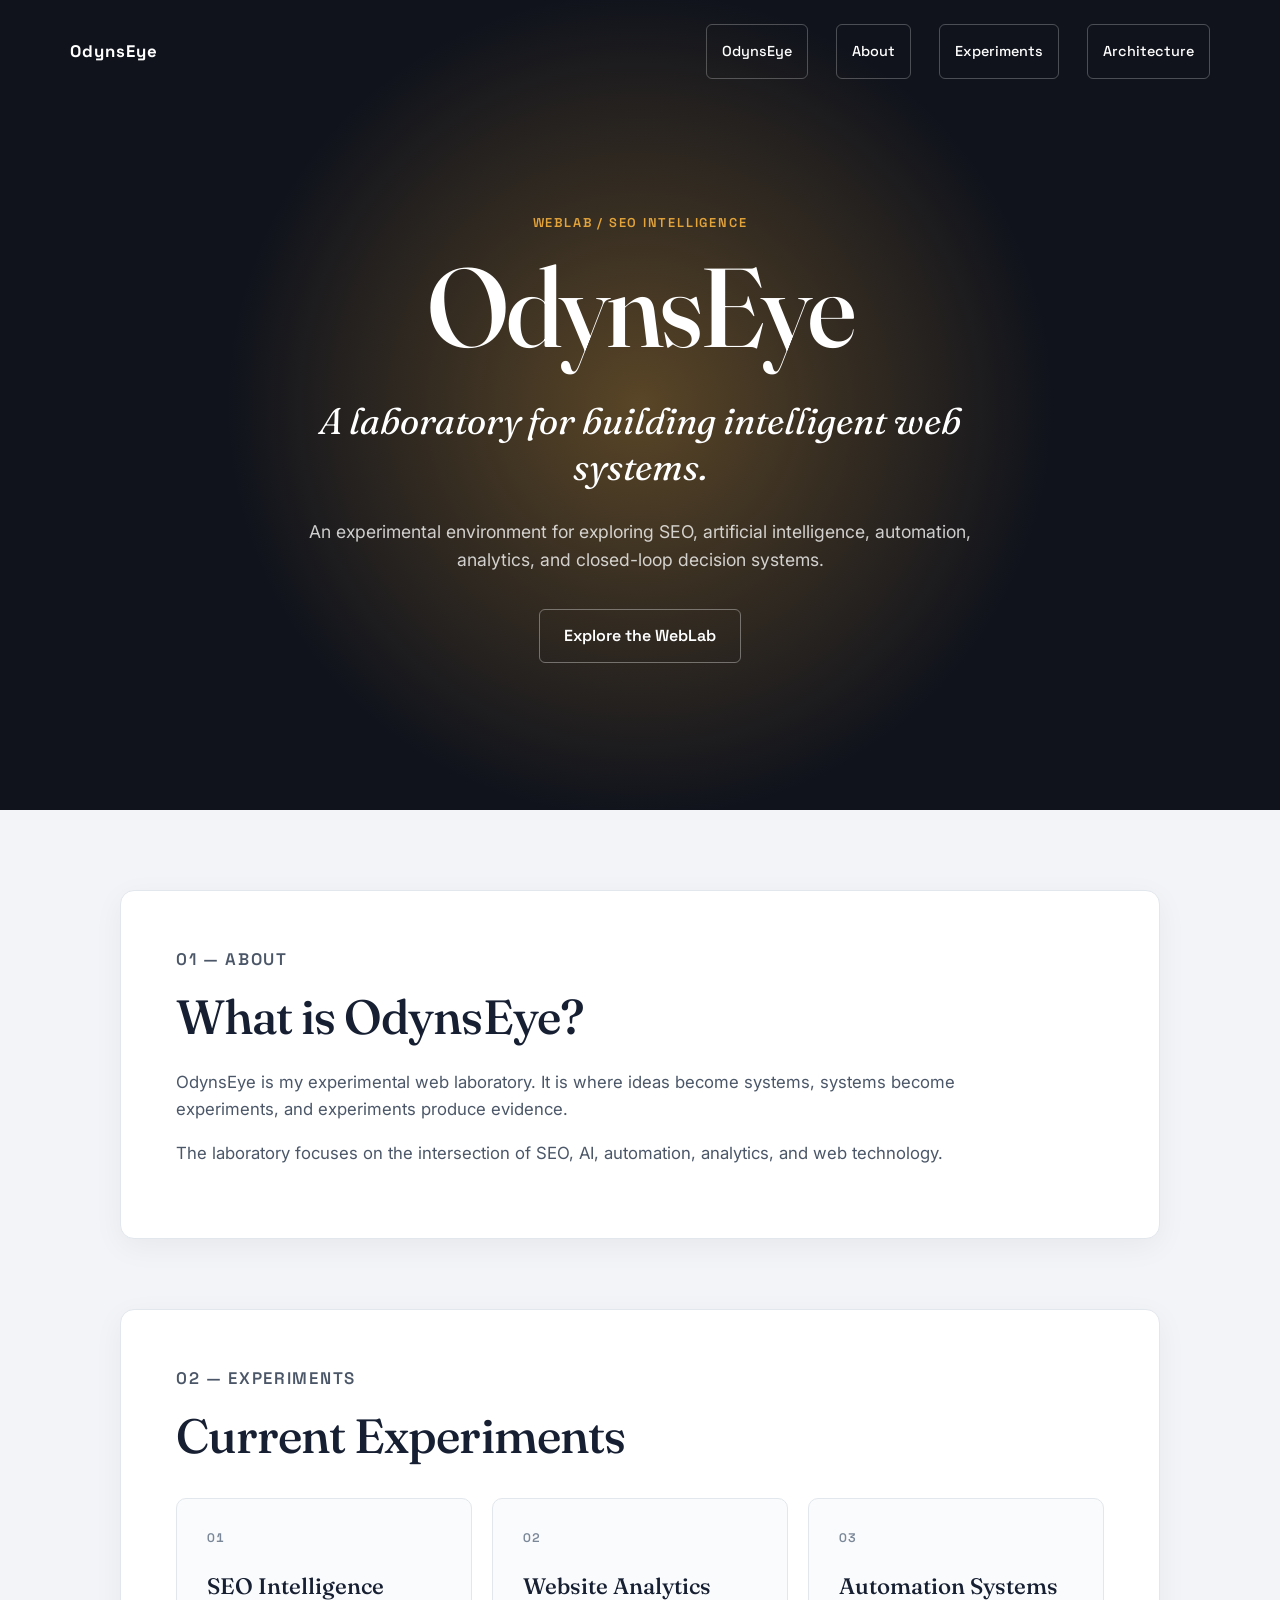
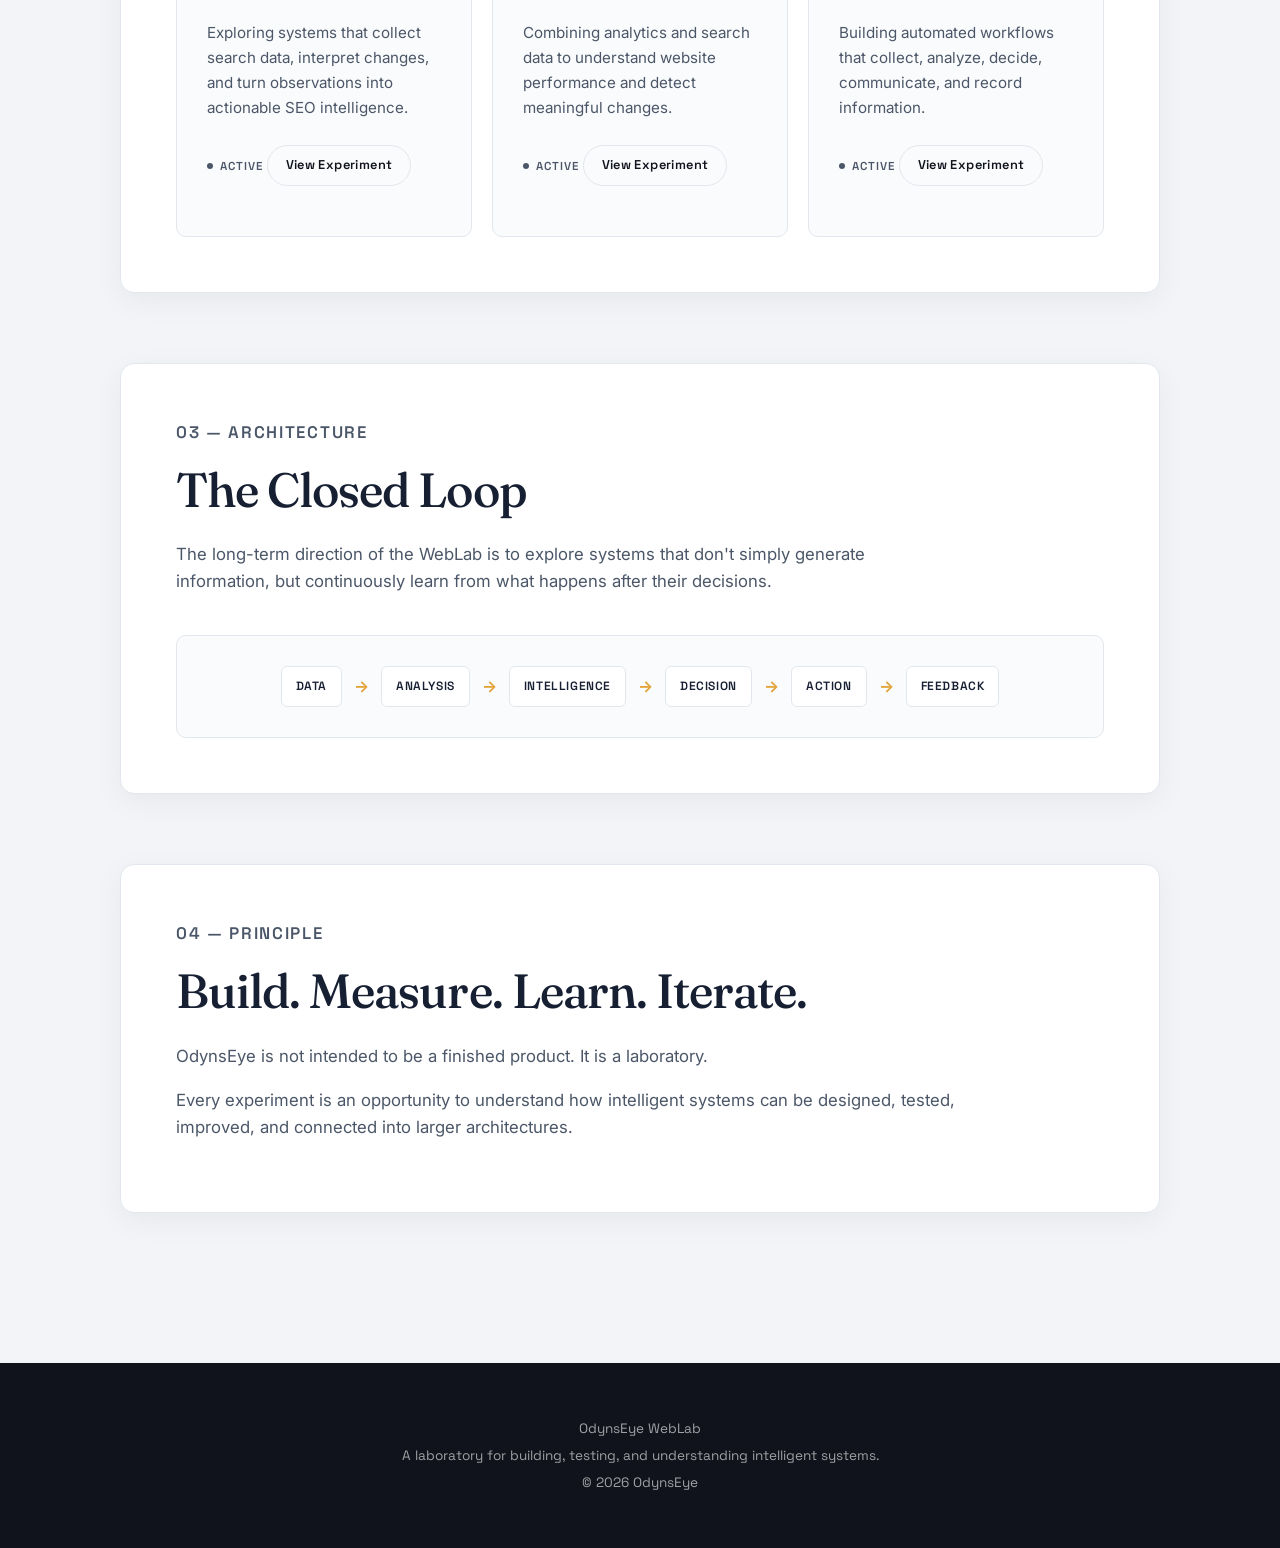
<file: index.html>
<!DOCTYPE html>
<html lang="en">
<head>
    <!-- Google Tag Manager -->
        <script>(function(w,d,s,l,i){w[l]=w[l]||[];w[l].push({'gtm.start':
        new Date().getTime(),event:'gtm.js'});var f=d.getElementsByTagName(s)[0],
        j=d.createElement(s),dl=l!='dataLayer'?'&l='+l:'';j.async=true;j.src=
        'https://www.googletagmanager.com/gtm.js?id='+i+dl;f.parentNode.insertBefore(j,f);
        })(window,document,'script','dataLayer','GTM-WM978C6J');</script>
    <!-- End Google Tag Manager -->
    <script async src="https://www.googletagmanager.com/gtag/js?id=G-B2QJ4DXFWK"></script>
    
    <script>
      window.dataLayer = window.dataLayer || [];
      function gtag(){dataLayer.push(arguments);}
      gtag('js', new Date());

      gtag('config', 'G-B2QJ4DXFWK');
    </script>
    
    <meta charset="UTF-8">

    <meta name="viewport" content="width=device-width, initial-scale=1.0">

    <title>OdynsEye WebLab</title>

    <meta
        name="description"
        content="OdynsEye is a web laboratory for experimenting with SEO, AI, automation, analytics, and intelligent web systems."
    >

    <link rel="stylesheet" href="style.css">
</head>

<body>
    <!-- Google Tag Manager (noscript) -->
    <noscript><iframe src="https://www.googletagmanager.com/ns.html?id=GTM-WM978C6J"
    height="0" width="0" style="display:none;visibility:hidden"></iframe></noscript>
    <!-- End Google Tag Manager (noscript) -->

    <header class="hero">

        <nav class="nav">
            <div class="logo">OdynsEye</div>

            <div class="nav-links">
                <a href="index.html">OdynsEye</a>
                <a href="about/index.html">About</a>
                <a href="#experiments">Experiments</a>
                <a href="architecture/index.html">Architecture</a>
            </div>
        </nav>

        <div class="hero-content">

            <p class="eyebrow">WEBLAB / SEO INTELLIGENCE</p>

            <h1>OdynsEye</h1>

            <h2>A laboratory for building intelligent web systems.</h2>

            <p class="hero-text">
                An experimental environment for exploring SEO,
                artificial intelligence, automation, analytics,
                and closed-loop decision systems.
            </p>

            <a class="button" href="#experiments">
                Explore the WebLab
            </a>

        </div>

    </header>


    <main>

        <section id="about" class="section">

            <p class="section-label">01 — ABOUT</p>

            <h2>What is OdynsEye?</h2>

            <p>
                OdynsEye is my experimental web laboratory.
                It is where ideas become systems, systems become
                experiments, and experiments produce evidence.
            </p>

            <p>
                The laboratory focuses on the intersection of
                SEO, AI, automation, analytics, and web technology.
            </p>

        </section>


        <section id="experiments" class="section">

            <p class="section-label">02 — EXPERIMENTS</p>

            <h2>Current Experiments</h2>

            <div class="cards">

                <article class="card">
                    <span class="card-number">01</span>

                    <h3>SEO Intelligence</h3>

                    <p>
                        Exploring systems that collect search data,
                        interpret changes, and turn observations
                        into actionable SEO intelligence.
                    </p>

                    <span class="status">ACTIVE</span>

                    <a class="card-link" href="experiments/seo-intelligence.html">View Experiment</a>
                </article>


                <article class="card">
                    <span class="card-number">02</span>

                    <h3>Website Analytics</h3>

                    <p>
                        Combining analytics and search data to
                        understand website performance and detect
                        meaningful changes.
                    </p>

                    <span class="status">ACTIVE</span>

                    <a class="card-link" href="experiments/website-analytics.html">View Experiment</a>
                </article>


                <article class="card">
                    <span class="card-number">03</span>

                    <h3>Automation Systems</h3>

                    <p>
                        Building automated workflows that collect,
                        analyze, decide, communicate, and record
                        information.
                    </p>

                    <span class="status">ACTIVE</span>

                    <a class="card-link" href="experiments/automation-systems.html">View Experiment</a>
                </article>

            </div>

        </section>


        <section id="architecture" class="section">

            <p class="section-label">03 — ARCHITECTURE</p>

            <h2>The Closed Loop</h2>

            <p>
                The long-term direction of the WebLab is to explore
                systems that don't simply generate information,
                but continuously learn from what happens after
                their decisions.
            </p>

            <div class="loop">

                <div>DATA</div>
                <span>→</span>

                <div>ANALYSIS</div>
                <span>→</span>

                <div>INTELLIGENCE</div>
                <span>→</span>

                <div>DECISION</div>
                <span>→</span>

                <div>ACTION</div>
                <span>→</span>

                <div>FEEDBACK</div>

            </div>

        </section>


        <section class="section">

            <p class="section-label">04 — PRINCIPLE</p>

            <h2>Build. Measure. Learn. Iterate.</h2>

            <p>
                OdynsEye is not intended to be a finished product.
                It is a laboratory.
            </p>

            <p>
                Every experiment is an opportunity to understand
                how intelligent systems can be designed, tested,
                improved, and connected into larger architectures.
            </p>

        </section>

    </main>

<footer>
    <p>OdynsEye WebLab</p>
    <p>A laboratory for building, testing, and understanding intelligent systems.</p>
    <p>© <span data-year>2026</span> OdynsEye</p>
</footer>

<script src="main.js" defer></script>

</body>
</html>
</file>
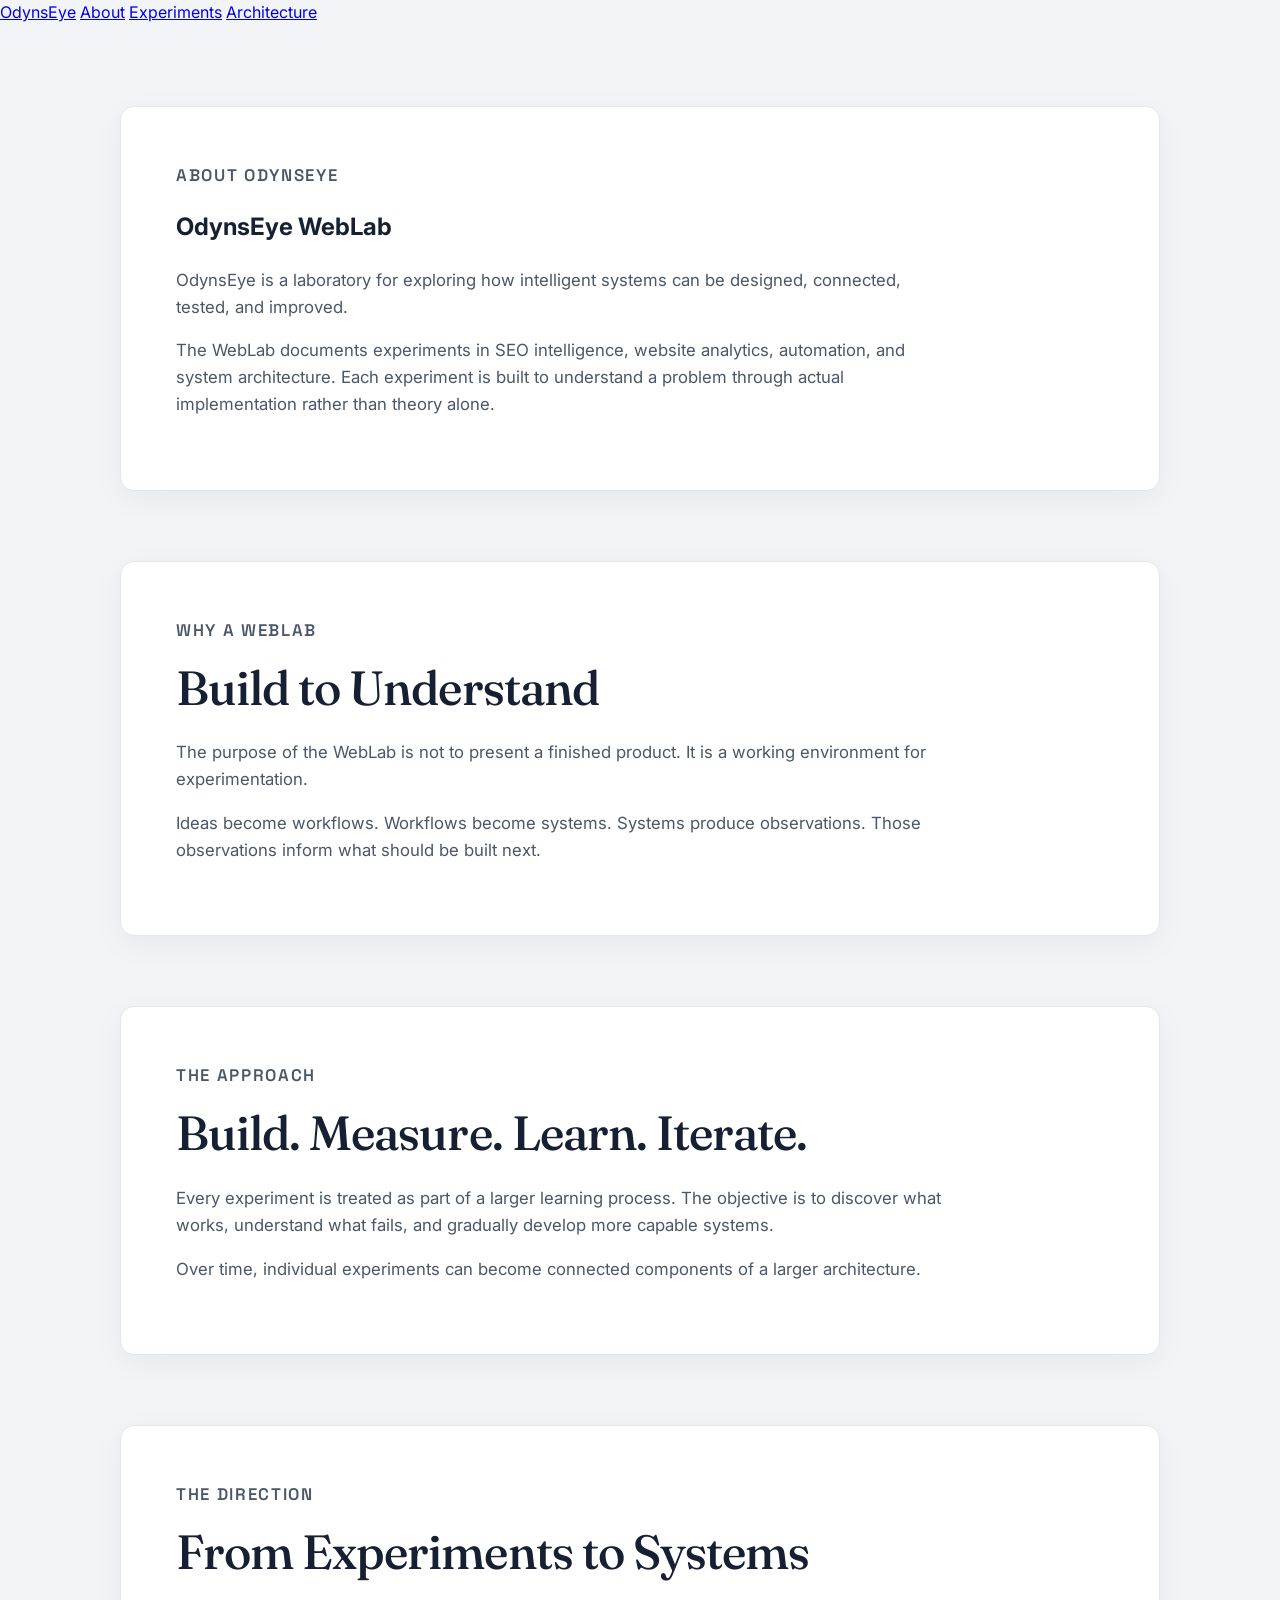
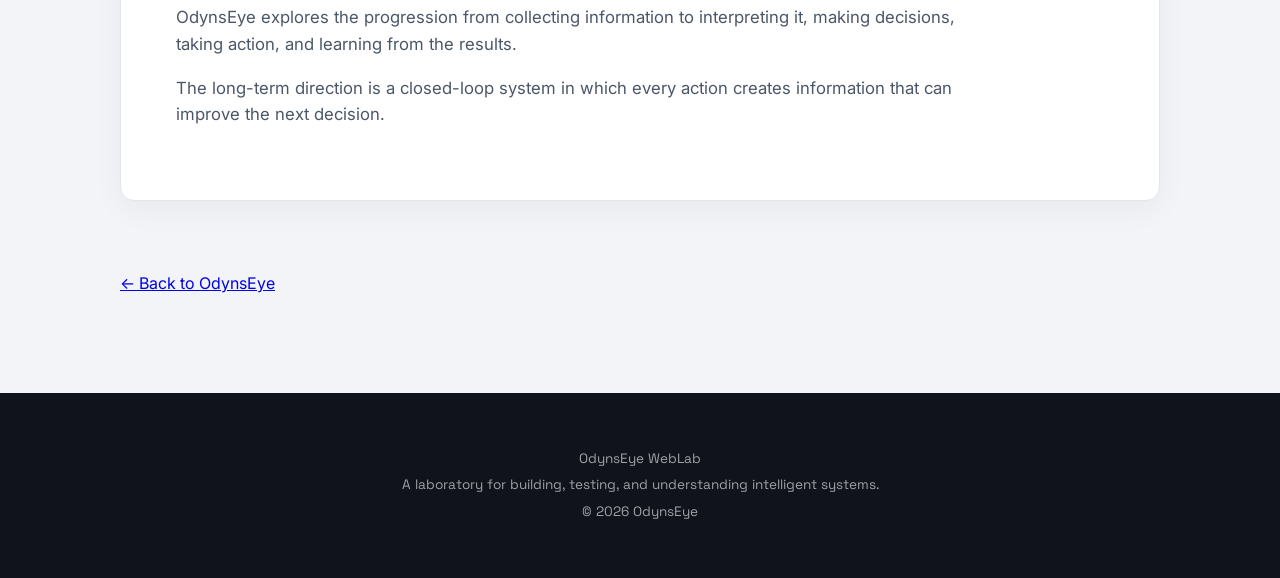
<file: about/index.html>
<!DOCTYPE html>
<html lang="en">
<head>
    <meta charset="UTF-8">
    <meta name="viewport" content="width=device-width, initial-scale=1.0">
    <title>About — OdynsEye WebLab</title>
    <link rel="stylesheet" href="../style.css">
</head>

<body>

    <nav>
        <a href="index.html">OdynsEye</a>
        <a href="about/index.html">About</a>
        <a href="#experiments">Experiments</a>
        <a href="architecture/index.html">Architecture</a>
    </nav>

    <main>

        <section class="section">
            <p class="section-label">ABOUT ODYNSEYE</p>

            <h1>OdynsEye WebLab</h1>

            <p>
                OdynsEye is a laboratory for exploring how intelligent
                systems can be designed, connected, tested, and improved.
            </p>

            <p>
                The WebLab documents experiments in SEO intelligence,
                website analytics, automation, and system architecture.
                Each experiment is built to understand a problem through
                actual implementation rather than theory alone.
            </p>
        </section>

        <section class="section">

            <p class="section-label">WHY A WEBLAB</p>

            <h2>Build to Understand</h2>

            <p>
                The purpose of the WebLab is not to present a finished
                product. It is a working environment for experimentation.
            </p>

            <p>
                Ideas become workflows. Workflows become systems.
                Systems produce observations. Those observations inform
                what should be built next.
            </p>

        </section>

        <section class="section">

            <p class="section-label">THE APPROACH</p>

            <h2>Build. Measure. Learn. Iterate.</h2>

            <p>
                Every experiment is treated as part of a larger learning
                process. The objective is to discover what works, understand
                what fails, and gradually develop more capable systems.
            </p>

            <p>
                Over time, individual experiments can become connected
                components of a larger architecture.
            </p>

        </section>

        <section class="section">

            <p class="section-label">THE DIRECTION</p>

            <h2>From Experiments to Systems</h2>

            <p>
                OdynsEye explores the progression from collecting information
                to interpreting it, making decisions, taking action, and
                learning from the results.
            </p>

            <p>
                The long-term direction is a closed-loop system in which
                every action creates information that can improve the next
                decision.
            </p>

        </section>

        <p>
            <a href="../index.html">← Back to OdynsEye</a>
        </p>

    </main>

<footer>
    <p>OdynsEye WebLab</p>
    <p>A laboratory for building, testing, and understanding intelligent systems.</p>
    <p>© 2026 OdynsEye</p>
</footer>

</body>
</html>
</file>
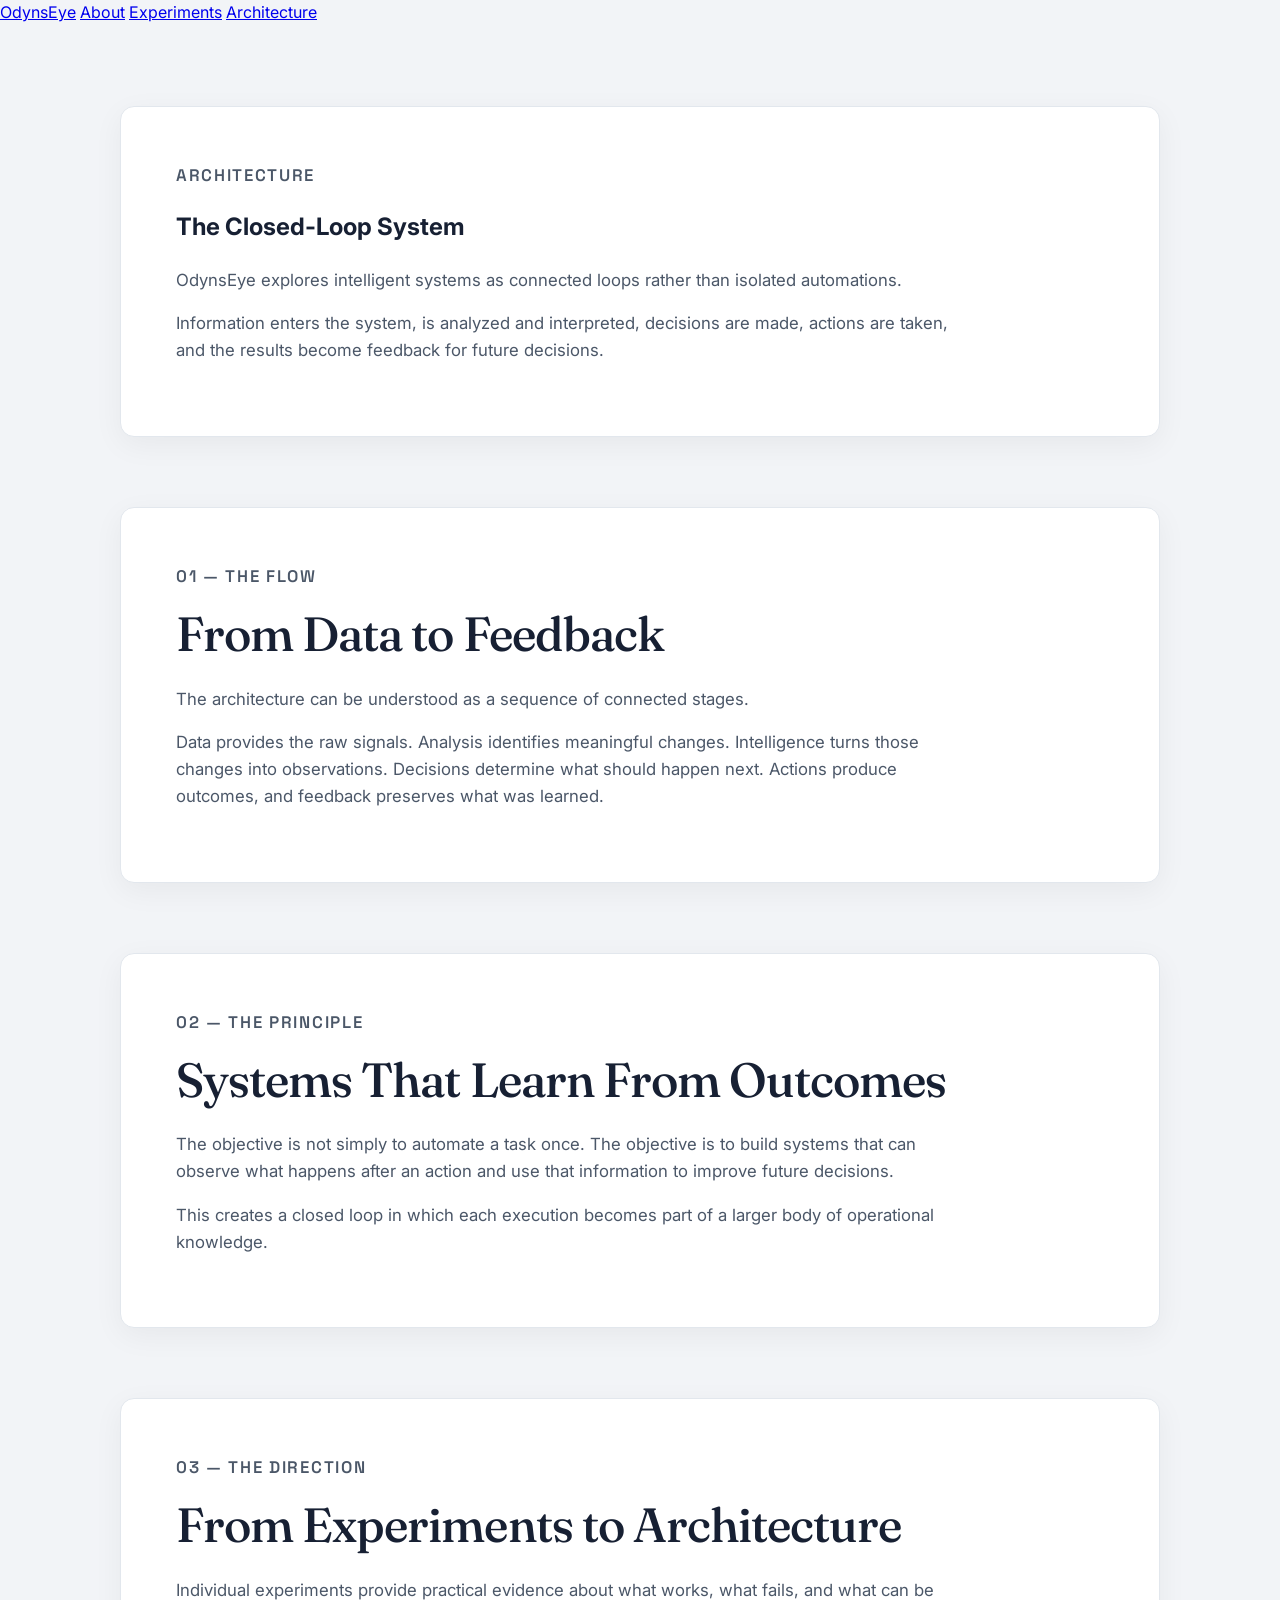
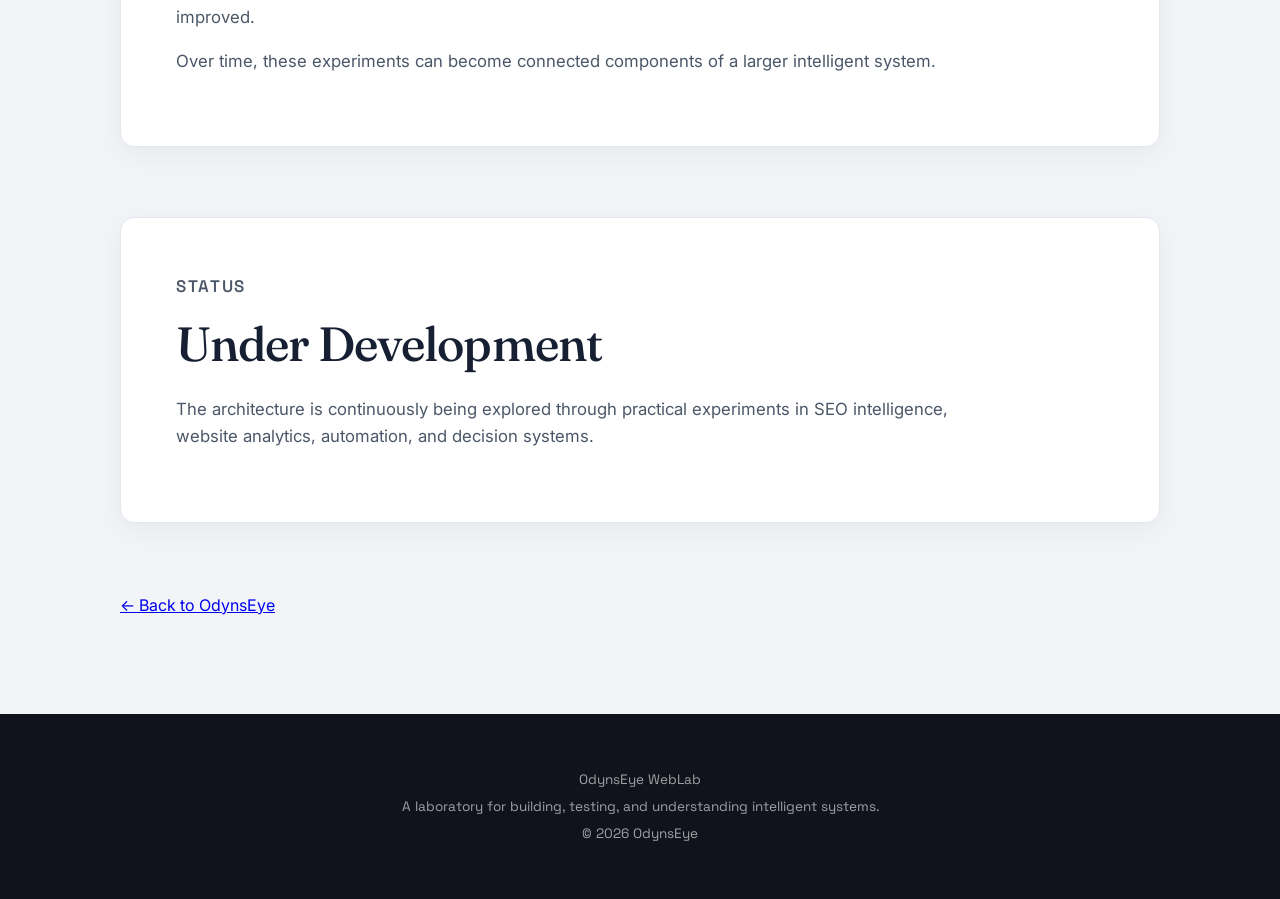
<file: architecture/index.html>
<!DOCTYPE html>
<html lang="en">
<head>
    <meta charset="UTF-8">
    <meta name="viewport" content="width=device-width, initial-scale=1.0">
    <title>Architecture — OdynsEye WebLab</title>
    <link rel="stylesheet" href="../style.css">
</head>

<body>

<nav>
    <a href="../index.html">OdynsEye</a>
    <a href="../about/index.html">About</a>
    <a href="../index.html#experiments">Experiments</a>
    <a href="./index.html">Architecture</a>
</nav>

<main>

    <section class="section">
        <p class="section-label">ARCHITECTURE</p>

        <h1>The Closed-Loop System</h1>

        <p>
            OdynsEye explores intelligent systems as connected loops
            rather than isolated automations.
        </p>

        <p>
            Information enters the system, is analyzed and interpreted,
            decisions are made, actions are taken, and the results become
            feedback for future decisions.
        </p>
    </section>

    <section class="section">

        <p class="section-label">01 — THE FLOW</p>

        <h2>From Data to Feedback</h2>

        <p>
            The architecture can be understood as a sequence of connected
            stages.
        </p>

        <p>
            Data provides the raw signals. Analysis identifies meaningful
            changes. Intelligence turns those changes into observations.
            Decisions determine what should happen next. Actions produce
            outcomes, and feedback preserves what was learned.
        </p>

    </section>

    <section class="section">

        <p class="section-label">02 — THE PRINCIPLE</p>

        <h2>Systems That Learn From Outcomes</h2>

        <p>
            The objective is not simply to automate a task once.
            The objective is to build systems that can observe what
            happens after an action and use that information to improve
            future decisions.
        </p>

        <p>
            This creates a closed loop in which each execution becomes
            part of a larger body of operational knowledge.
        </p>

    </section>

    <section class="section">

        <p class="section-label">03 — THE DIRECTION</p>

        <h2>From Experiments to Architecture</h2>

        <p>
            Individual experiments provide practical evidence about
            what works, what fails, and what can be improved.
        </p>

        <p>
            Over time, these experiments can become connected components
            of a larger intelligent system.
        </p>

    </section>

    <section class="section">

        <p class="section-label">STATUS</p>

        <h2>Under Development</h2>

        <p>
            The architecture is continuously being explored through
            practical experiments in SEO intelligence, website analytics,
            automation, and decision systems.
        </p>

    </section>

    <p>
        <a href="../index.html">← Back to OdynsEye</a>
    </p>

</main>

<footer>
    <p>OdynsEye WebLab</p>
    <p>A laboratory for building, testing, and understanding intelligent systems.</p>
    <p>© 2026 OdynsEye</p>
</footer>

</body>
</html>
</file>
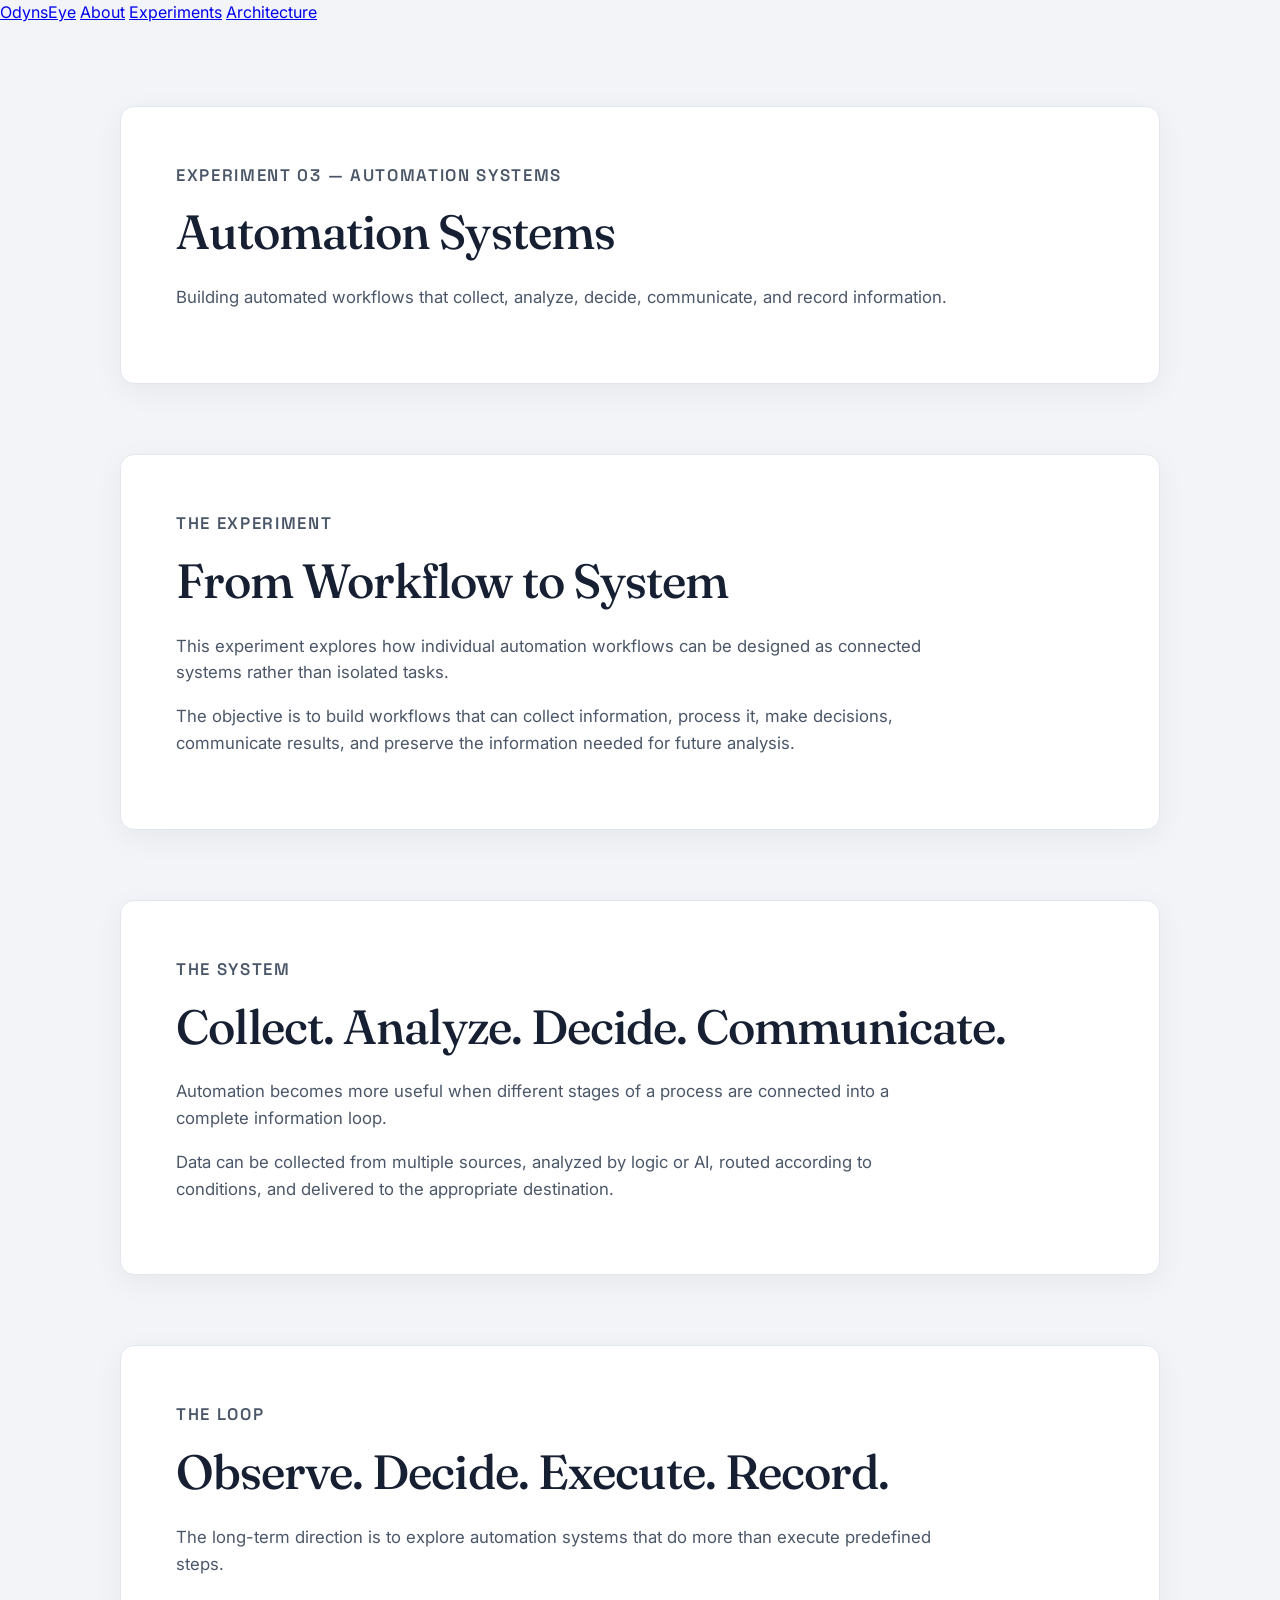
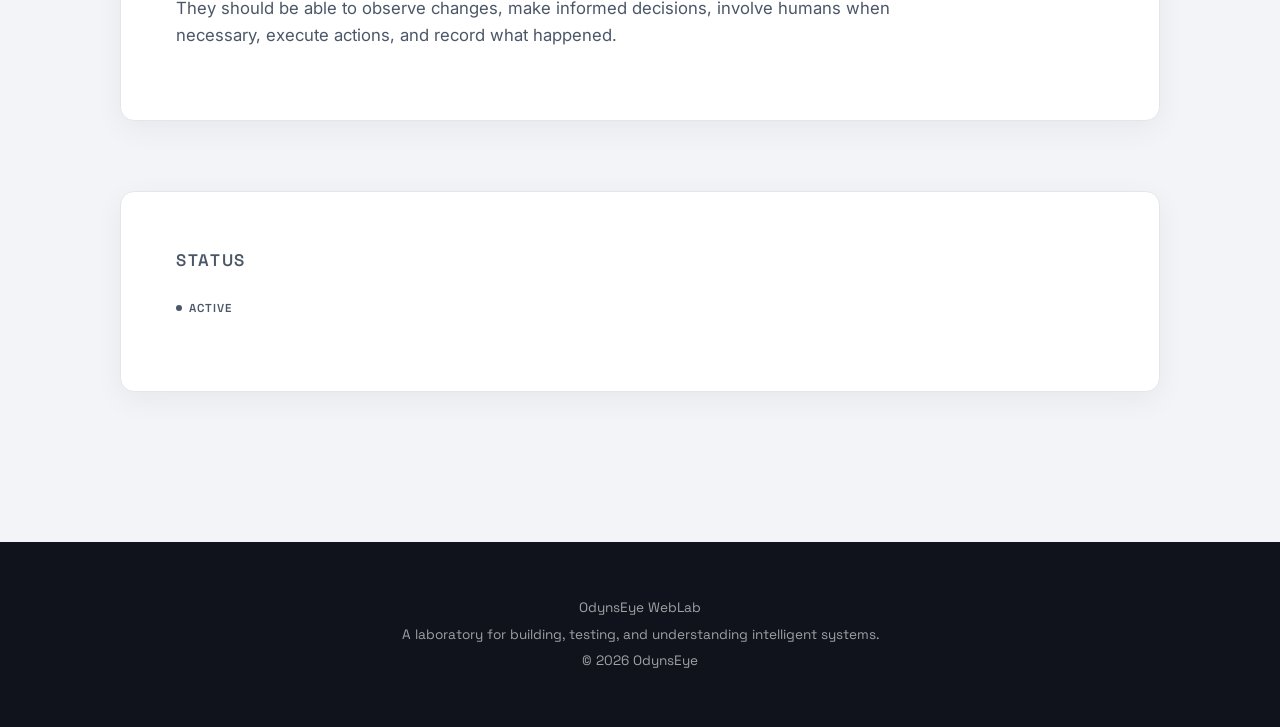
<file: experiments/automation-systems.html>
<!DOCTYPE html>
<html lang="en">

<head>

    <meta charset="UTF-8">

    <meta name="viewport" content="width=device-width, initial-scale=1.0">

    <title>Automation Systems — OdynsEye</title>

    <link rel="stylesheet" href="../style.css">

</head>

<body>

<header>

    <nav>

        <a href="../index.html">OdynsEye</a>

        <a href="../index.html#about">About</a>

        <a href="../index.html#experiments">Experiments</a>

        <a href="../index.html#architecture">Architecture</a>

    </nav>

</header>


<main>

    <section class="section">

        <p class="section-label">EXPERIMENT 03 — AUTOMATION SYSTEMS</p>

        <h2>Automation Systems</h2>

        <p>
            Building automated workflows that collect,
            analyze, decide, communicate, and record
            information.
        </p>

    </section>


    <section class="section">

        <p class="section-label">THE EXPERIMENT</p>

        <h2>From Workflow to System</h2>

        <p>
            This experiment explores how individual automation
            workflows can be designed as connected systems rather
            than isolated tasks.
        </p>

        <p>
            The objective is to build workflows that can collect
            information, process it, make decisions, communicate
            results, and preserve the information needed for
            future analysis.
        </p>

    </section>


    <section class="section">

        <p class="section-label">THE SYSTEM</p>

        <h2>Collect. Analyze. Decide. Communicate.</h2>

        <p>
            Automation becomes more useful when different stages
            of a process are connected into a complete information
            loop.
        </p>

        <p>
            Data can be collected from multiple sources, analyzed
            by logic or AI, routed according to conditions, and
            delivered to the appropriate destination.
        </p>

    </section>


    <section class="section">

        <p class="section-label">THE LOOP</p>

        <h2>Observe. Decide. Execute. Record.</h2>

        <p>
            The long-term direction is to explore automation
            systems that do more than execute predefined steps.
        </p>

        <p>
            They should be able to observe changes, make informed
            decisions, involve humans when necessary, execute
            actions, and record what happened.
        </p>

    </section>


    <section class="section">

        <p class="section-label">STATUS</p>

        <p>
            <span class="status">ACTIVE</span>
        </p>

    </section>

</main>

<footer>
    <p>OdynsEye WebLab</p>
    <p>A laboratory for building, testing, and understanding intelligent systems.</p>
    <p>© 2026 OdynsEye</p>
</footer>

</body>
</html>
</file>
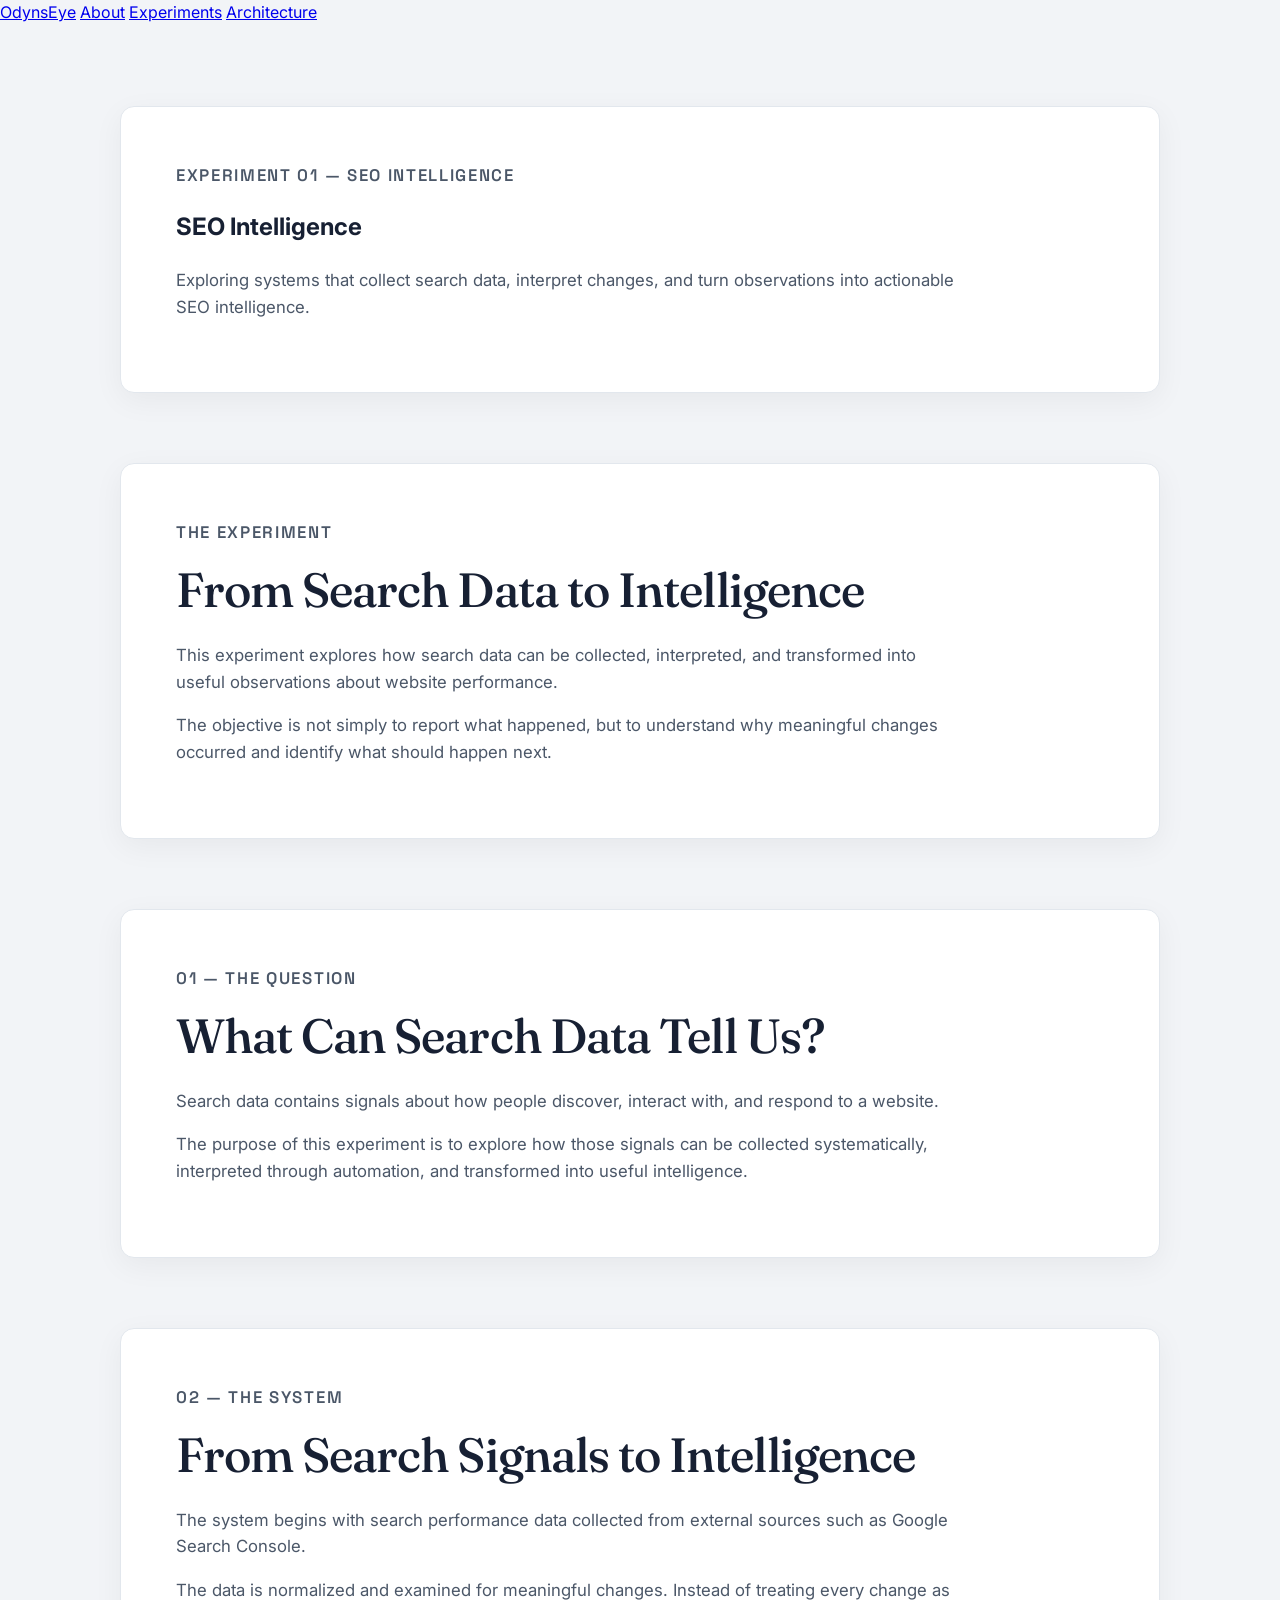
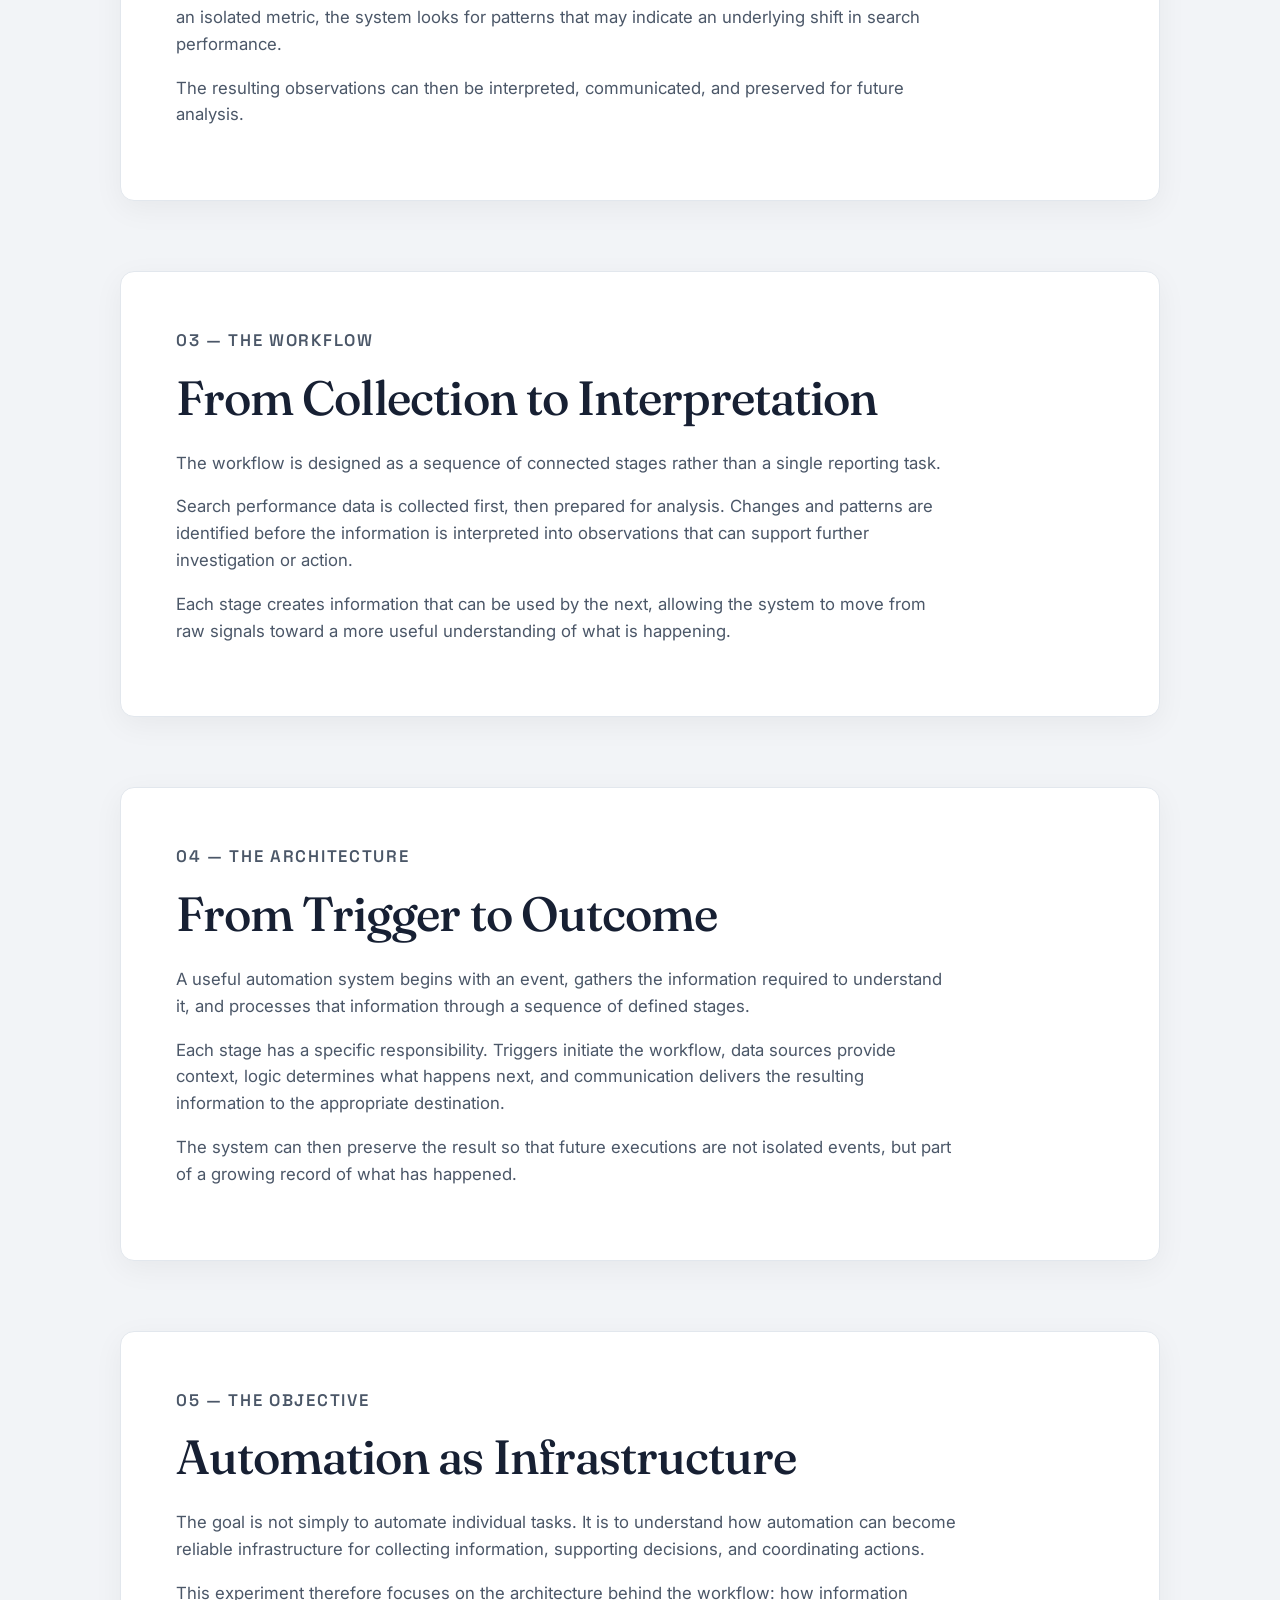
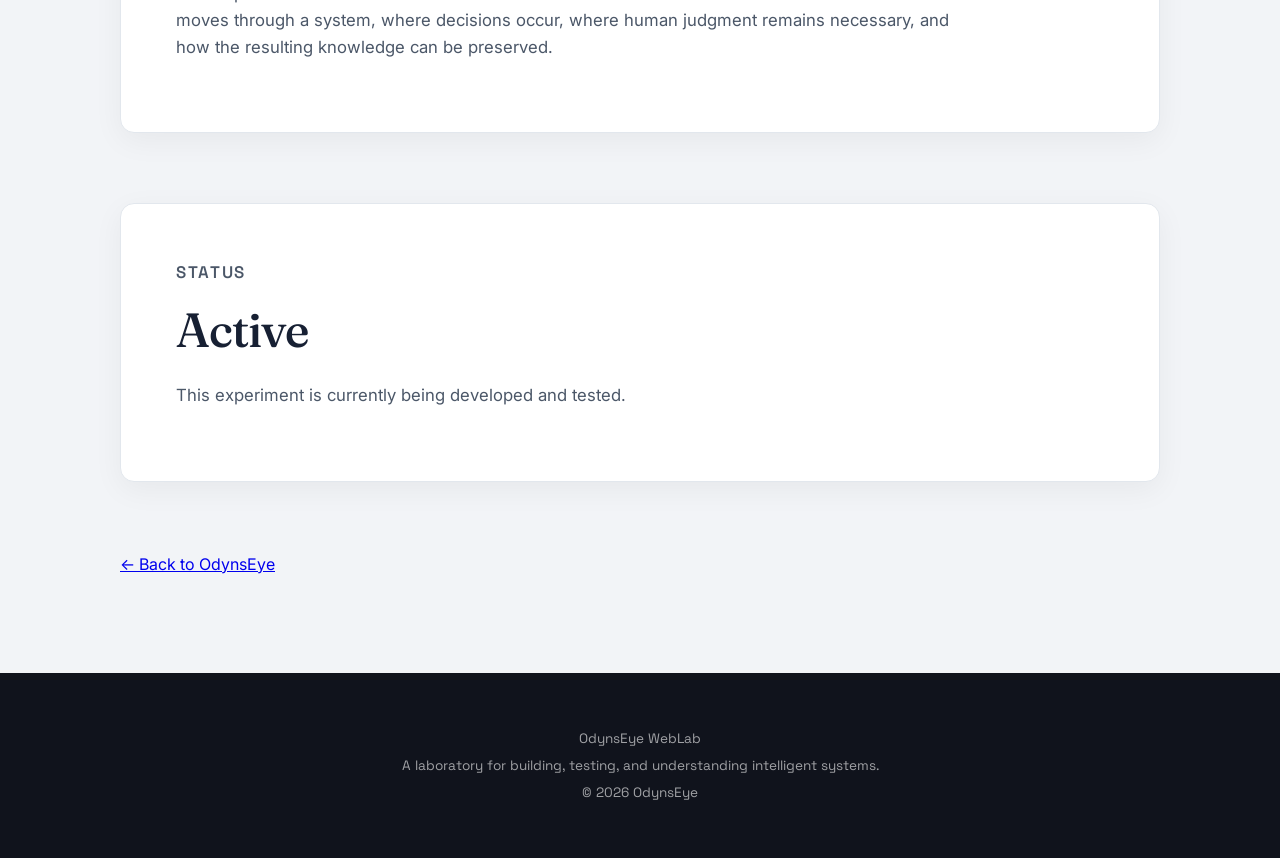
<file: experiments/seo-intelligence.html>
<!DOCTYPE html>
<html lang="en">

<head>

    <meta charset="UTF-8">

    <meta name="viewport" content="width=device-width, initial-scale=1.0">

    <title>SEO Intelligence — OdynsEye</title>

    <link rel="stylesheet" href="../style.css">

</head>

<body>

<header>

    <nav>

        <a href="../index.html">OdynsEye</a>

        <a href="../index.html#about">About</a>

        <a href="../index.html#experiments">Experiments</a>

        <a href="../index.html#architecture">Architecture</a>

    </nav>

</header>


<main>

    <section class="section">

        <p class="section-label">EXPERIMENT 01 — SEO INTELLIGENCE</p>

        <h1>SEO Intelligence</h1>

        <p>
            Exploring systems that collect search data,
            interpret changes, and turn observations into
            actionable SEO intelligence.
        </p>

    </section>


    <section class="section">

        <p class="section-label">THE EXPERIMENT</p>

        <h2>From Search Data to Intelligence</h2>

        <p>
            This experiment explores how search data can be
            collected, interpreted, and transformed into
            useful observations about website performance.
        </p>

        <p>
            The objective is not simply to report what happened,
            but to understand why meaningful changes occurred
            and identify what should happen next.
        </p>

    </section>
    <section class="section">

    <p class="section-label">01 — THE QUESTION</p>

    <h2>What Can Search Data Tell Us?</h2>

    <p>
        Search data contains signals about how people discover,
        interact with, and respond to a website.
    </p>

    <p>
        The purpose of this experiment is to explore how those signals
        can be collected systematically, interpreted through automation,
        and transformed into useful intelligence.
    </p>

    </section>
    <section class="section">

        <p class="section-label">02 — THE SYSTEM</p>
    
        <h2>From Search Signals to Intelligence</h2>
    
        <p>
            The system begins with search performance data collected from
            external sources such as Google Search Console.
        </p>
    
        <p>
            The data is normalized and examined for meaningful changes.
            Instead of treating every change as an isolated metric, the
            system looks for patterns that may indicate an underlying
            shift in search performance.
        </p>
    
        <p>
            The resulting observations can then be interpreted, communicated,
            and preserved for future analysis.
        </p>

    </section>
    <section class="section">

        <p class="section-label">03 — THE WORKFLOW</p>
    
        <h2>From Collection to Interpretation</h2>
    
        <p>
            The workflow is designed as a sequence of connected stages
            rather than a single reporting task.
        </p>
    
        <p>
            Search performance data is collected first, then prepared for
            analysis. Changes and patterns are identified before the
            information is interpreted into observations that can support
            further investigation or action.
        </p>
    
        <p>
            Each stage creates information that can be used by the next,
            allowing the system to move from raw signals toward a more
            useful understanding of what is happening.
        </p>

    </section>
    <section class="section">

        <p class="section-label">04 — THE ARCHITECTURE</p>
    
        <h2>From Trigger to Outcome</h2>
    
        <p>
            A useful automation system begins with an event,
            gathers the information required to understand it,
            and processes that information through a sequence
            of defined stages.
        </p>
    
        <p>
            Each stage has a specific responsibility. Triggers
            initiate the workflow, data sources provide context,
            logic determines what happens next, and communication
            delivers the resulting information to the appropriate
            destination.
        </p>
    
        <p>
            The system can then preserve the result so that future
            executions are not isolated events, but part of a
            growing record of what has happened.
        </p>

    </section>
    <section class="section">

        <p class="section-label">05 — THE OBJECTIVE</p>
    
        <h2>Automation as Infrastructure</h2>
    
        <p>
            The goal is not simply to automate individual tasks.
            It is to understand how automation can become reliable
            infrastructure for collecting information, supporting
            decisions, and coordinating actions.
        </p>
    
        <p>
            This experiment therefore focuses on the architecture
            behind the workflow: how information moves through a
            system, where decisions occur, where human judgment
            remains necessary, and how the resulting knowledge can
            be preserved.
        </p>

    </section>
    <section class="section">

        <p class="section-label">STATUS</p>

        <h2>Active</h2>

        <p>
            This experiment is currently being developed and tested.
        </p>

    </section>


    <p>
        <a href="../index.html">← Back to OdynsEye</a>
    </p>

</main>

<footer>
    <p>OdynsEye WebLab</p>
    <p>A laboratory for building, testing, and understanding intelligent systems.</p>
    <p>© 2026 OdynsEye</p>
</footer>

</body>
</html>
</file>
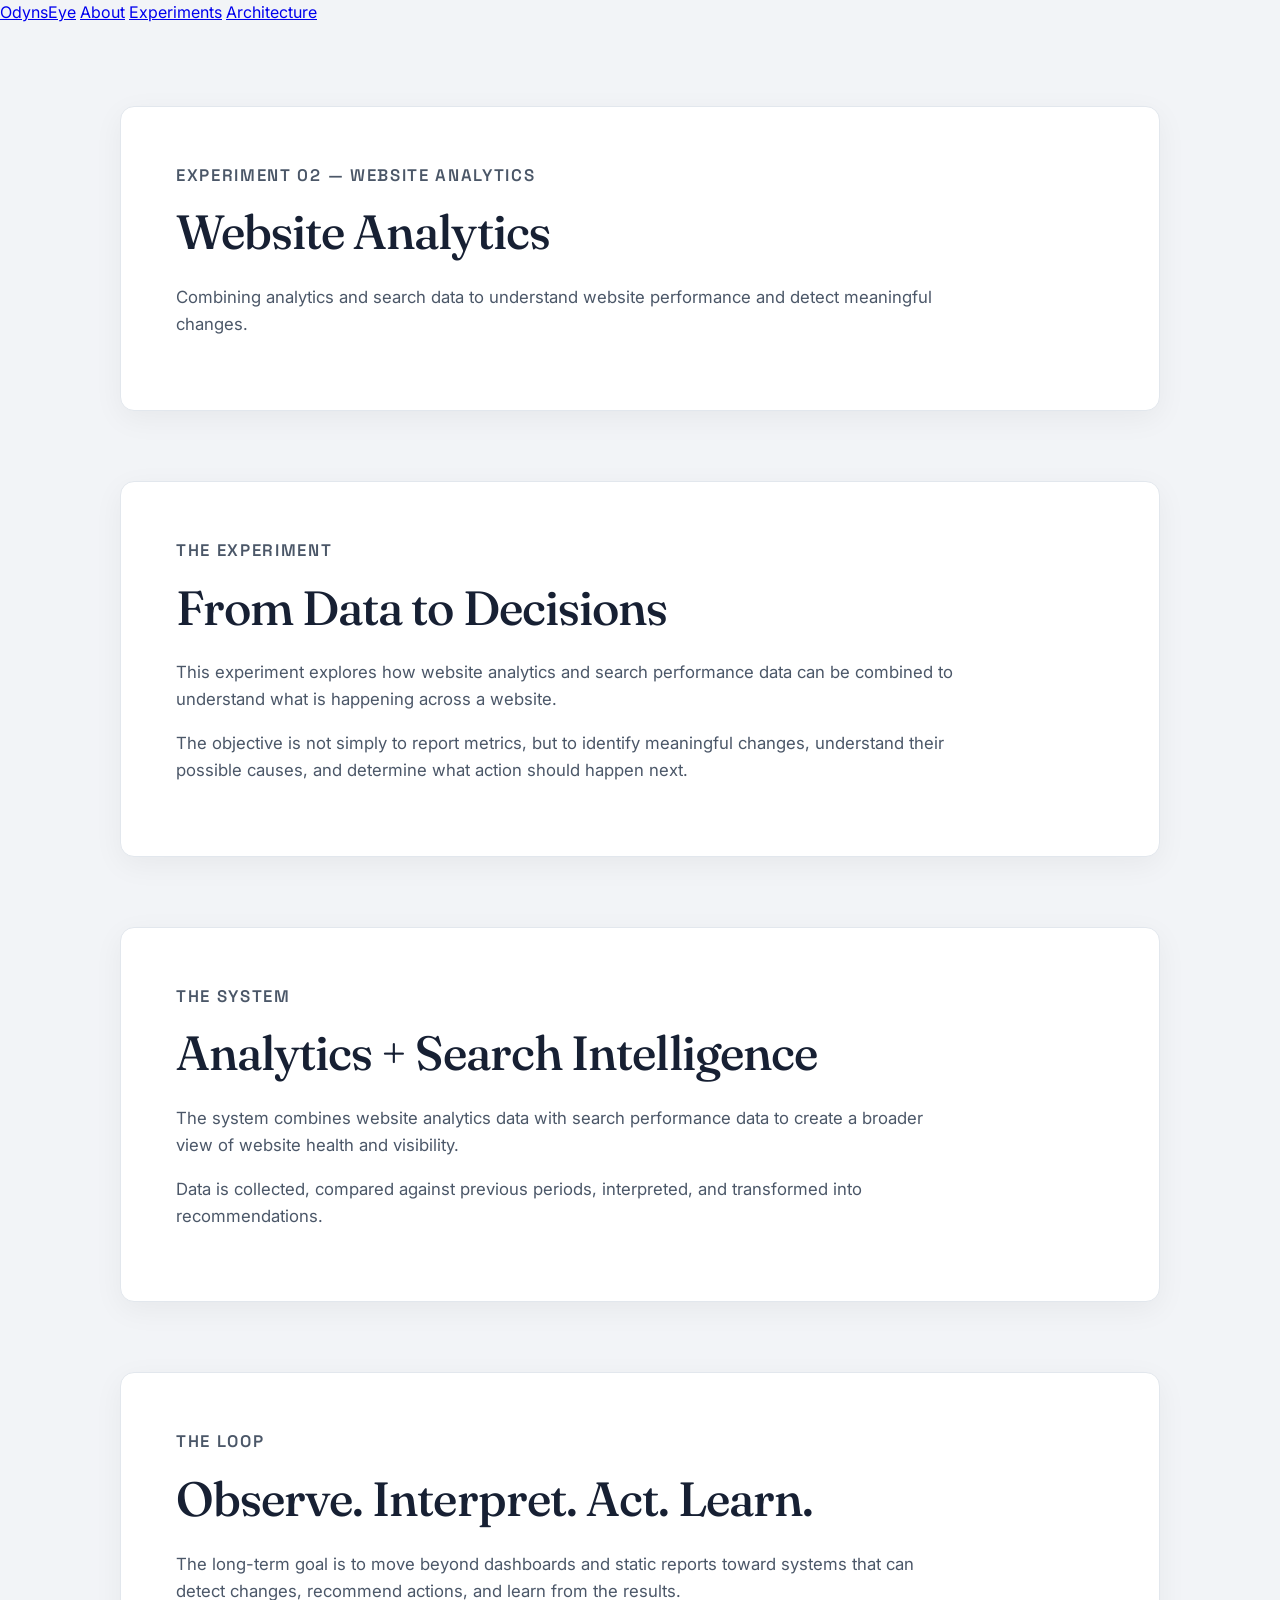
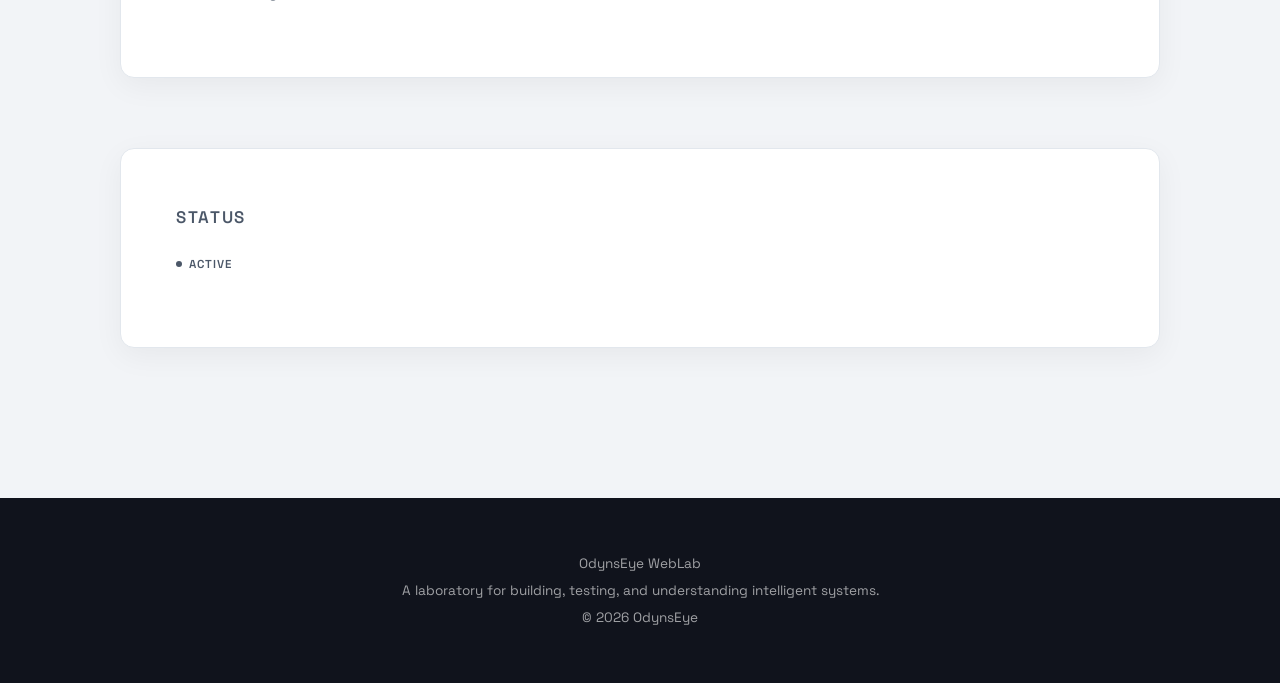
<file: experiments/website-analytics.html>
<!DOCTYPE html>
<html lang="en">

<head>

    <meta charset="UTF-8">

    <meta name="viewport" content="width=device-width, initial-scale=1.0">

    <title>Website Analytics — OdynsEye</title>

    <link rel="stylesheet" href="../style.css">

</head>

<body>

<header>

    <nav>

        <a href="../index.html">OdynsEye</a>

        <a href="../index.html#about">About</a>

        <a href="../index.html#experiments">Experiments</a>

        <a href="../index.html#architecture">Architecture</a>

    </nav>

</header>


<main>

    <section class="section">

        <p class="section-label">EXPERIMENT 02 — WEBSITE ANALYTICS</p>

        <h2>Website Analytics</h2>

        <p>
            Combining analytics and search data to understand
            website performance and detect meaningful changes.
        </p>

    </section>


    <section class="section">

        <p class="section-label">THE EXPERIMENT</p>

        <h2>From Data to Decisions</h2>

        <p>
            This experiment explores how website analytics and
            search performance data can be combined to understand
            what is happening across a website.
        </p>

        <p>
            The objective is not simply to report metrics, but to
            identify meaningful changes, understand their possible
            causes, and determine what action should happen next.
        </p>

    </section>


    <section class="section">

        <p class="section-label">THE SYSTEM</p>

        <h2>Analytics + Search Intelligence</h2>

        <p>
            The system combines website analytics data with search
            performance data to create a broader view of website
            health and visibility.
        </p>

        <p>
            Data is collected, compared against previous periods,
            interpreted, and transformed into recommendations.
        </p>

    </section>


    <section class="section">

        <p class="section-label">THE LOOP</p>

        <h2>Observe. Interpret. Act. Learn.</h2>

        <p>
            The long-term goal is to move beyond dashboards and
            static reports toward systems that can detect changes,
            recommend actions, and learn from the results.
        </p>

    </section>


    <section class="section">

        <p class="section-label">STATUS</p>

        <p>
            <span class="status">ACTIVE</span>
        </p>

    </section>

</main>

<footer>
    <p>OdynsEye WebLab</p>
    <p>A laboratory for building, testing, and understanding intelligent systems.</p>
    <p>© 2026 OdynsEye</p>
</footer>

</body>
</html>
</file>
<file: style.css>
/* =========================================
   OdynsEye WebLab
   Visual System v2 — "Iris & Instrument"
   ========================================= */

@import url('https://fonts.googleapis.com/css2?family=Fraunces:opsz,wght@9..144,400;9..144,500;9..144,600&family=Space+Grotesk:wght@500;600;700&family=Inter:wght@400;500&display=swap');

:root {
    --ink: #10131c;
    --ink-soft: #171c29;
    --paper: #f2f4f7;
    --card: #ffffff;
    --line: #e2e7ed;
    --text-muted: #4b5768;
    --text-faint: #7a8798;
    --accent: #e3a43b;
    --accent-dim: rgba(227, 164, 59, 0.35);
    --scan: #6fd8c9;

    --font-display: "Fraunces", "Iowan Old Style", Georgia, serif;
    --font-mono: "Space Grotesk", "IBM Plex Mono", monospace;
    --font-body: "Inter", -apple-system, "Segoe UI", sans-serif;
}

* {
    box-sizing: border-box;
}

html {
    scroll-behavior: smooth;
}

body {
    margin: 0;
    font-family: var(--font-body);
    line-height: 1.6;
    background: var(--paper);
    color: #172033;
}


/* =========================================
   NAVIGATION
   ========================================= */

.nav {
    position: relative;
    z-index: 1;

    max-width: 1200px;
    margin: 0 auto;
    padding: 24px 30px;

    display: flex;
    align-items: center;
    justify-content: space-between;
}

.logo {
    font-family: var(--font-mono);
    font-size: 1.05rem;
    font-weight: 700;
    letter-spacing: 0.06em;
    color: white;
}

.nav-links {
    display: flex;
    gap: 28px;
}

.nav-links a {
    display: inline-block;

    padding: 15px 15px;

    border: 1px solid rgba(255, 255, 255, 0.25);
    border-radius: 6px;

    color: white;
    text-decoration: none;
    font-family: var(--font-mono);
    font-size: 0.9rem;
    font-weight: 500;
    opacity: 1;

    transition: background 0.25s ease, border-color 0.25s ease, transform 0.2s ease;
}

.nav-links a:hover {
    background: rgba(255, 255, 255, 0.08);
    border-color: var(--accent);
    transform: translateY(-2px);
}

.nav-links a.active {
    border-color: var(--accent);
    color: var(--accent);
}

.nav-links a:focus-visible,
.button:focus-visible {
    outline: 2px solid var(--accent);
    outline-offset: 3px;
}


/* =========================================
   HERO
   ========================================= */

.hero {
    position: relative;
    overflow: hidden;

    min-height: 620px;
    background: var(--ink);
    color: white;
}

.hero::before {
    content: "";
    position: absolute;
    top: 50%;
    left: 50%;

    width: 900px;
    height: 900px;

    background: radial-gradient(circle, var(--accent-dim) 0%, rgba(227, 164, 59, 0) 65%);
    transform: translate(-50%, -50%);

    pointer-events: none;

    animation: iris-breathe 7s ease-in-out infinite;
}

@keyframes iris-breathe {
    0%, 100% {
        opacity: 0.55;
        transform: translate(-50%, -50%) scale(0.9);
    }
    50% {
        opacity: 0.9;
        transform: translate(-50%, -50%) scale(1.05);
    }
}

.hero-content {
    position: relative;
    z-index: 1;

    max-width: 850px;
    margin: 0 auto;
    padding: 110px 30px 140px;
    text-align: center;
}

.eyebrow {
    margin: 0 0 20px;

    font-family: var(--font-mono);
    font-size: 0.8rem;
    font-weight: 600;
    letter-spacing: 0.14em;
    opacity: 0;
    color: var(--accent);

    animation: rise-in 0.7s ease forwards;
    animation-delay: 0.05s;
}

.hero h1 {
    margin: 0;

    font-family: var(--font-display);
    font-weight: 500;
    font-size: clamp(4rem, 10vw, 7rem);
    line-height: 0.95;
    letter-spacing: -0.03em;
    opacity: 0;

    animation: rise-in 0.8s ease forwards;
    animation-delay: 0.18s;
}

.hero h2 {
    margin: 38px auto 0;

    max-width: 760px;

    font-family: var(--font-display);
    font-weight: 400;
    font-style: italic;
    font-size: clamp(1.5rem, 3vw, 2.3rem);
    line-height: 1.25;
    opacity: 0;

    animation: rise-in 0.8s ease forwards;
    animation-delay: 0.34s;
}

.hero-text {
    max-width: 700px;
    margin: 28px auto 35px;

    font-size: 1.1rem;
    opacity: 0;
    color: rgba(255, 255, 255, 0.78);

    animation: rise-in 0.8s ease forwards;
    animation-delay: 0.5s;
}

@keyframes rise-in {
    from {
        opacity: 0;
        transform: translateY(16px);
    }
    to {
        opacity: 1;
        transform: translateY(0);
    }
}

.button {
    position: relative;
    overflow: hidden;
    display: inline-block;

    padding: 13px 24px;

    border: 1px solid rgba(255, 255, 255, 0.35);
    border-radius: 6px;

    color: white;
    text-decoration: none;
    font-family: var(--font-mono);
    font-weight: 600;

    opacity: 0;

    animation: rise-in 0.8s ease forwards;
    animation-delay: 0.64s;

    transition: color 0.25s ease, border-color 0.25s ease, background 0.25s ease;
}

.button::before {
    content: "";
    position: absolute;
    top: 0;
    left: -60%;

    width: 40%;
    height: 100%;

    background: rgba(255, 255, 255, 0.5);
    transform: skewX(-20deg);

    transition: left 0.5s ease;
}

.button:hover {
    background: white;
    color: var(--ink);
    border-color: white;
}

.button:hover::before {
    left: 130%;
}


/* =========================================
   MAIN CONTENT
   ========================================= */

main {
    max-width: 1100px;
    margin: 0 auto;
    padding: 80px 30px;
}

.section {
    margin-bottom: 70px;

    padding: 55px;

    background: var(--card);

    border: 1px solid var(--line);
    border-radius: 14px;

    box-shadow: 0 8px 30px rgba(0, 0, 0, 0.05);
}

.section-label {
    margin: 0 0 18px;

    font-family: var(--font-mono);
    font-size: 0.78rem;
    font-weight: 600;
    letter-spacing: 0.1em;

    color: var(--text-faint);
}

.section h2 {
    margin: 0 0 25px;

    font-family: var(--font-display);
    font-weight: 500;
    font-size: clamp(2rem, 4vw, 3rem);
    line-height: 1.1;
    letter-spacing: -0.02em;
}

.section p {
    max-width: 780px;

    font-size: 1.05rem;
    color: var(--text-muted);
}


/* =========================================
   EXPERIMENT CARDS
   ========================================= */

.cards {
    display: grid;
    grid-template-columns: repeat(3, 1fr);
    gap: 20px;

    margin-top: 35px;
}

.card {
    position: relative;
    overflow: hidden;

    padding: 30px;

    border: 1px solid var(--line);
    border-radius: 10px;

    background: #fafbfc;

    transition:
        transform 0.25s ease,
        box-shadow 0.25s ease,
        border-color 0.25s ease;
}

.card::before {
    content: "";
    position: absolute;
    top: 0;
    left: 0;
    right: 0;

    height: 3px;

    background: var(--accent);
    transform: scaleX(0);
    transform-origin: left;

    transition: transform 0.3s ease;
}

.card:hover {
    transform: translateY(-4px);
    box-shadow: 0 12px 30px rgba(0, 0, 0, 0.08);
    border-color: rgba(227, 164, 59, 0.4);
}

.card:hover::before {
    transform: scaleX(1);
}

.card-number {
    display: block;

    margin-bottom: 20px;

    font-family: var(--font-mono);
    font-size: 0.78rem;
    font-weight: 600;
    letter-spacing: 0.08em;
    font-variant-numeric: tabular-nums;

    color: var(--text-faint);
}

.card h3 {
    margin: 0 0 15px;

    font-family: var(--font-display);
    font-weight: 500;
    font-size: 1.4rem;
}

.card p {
    margin-bottom: 25px;

    font-size: 0.95rem;
    line-height: 1.65;
    color: var(--text-muted);
}


/* -- dedicated button for links inside a card -- */

.card-link {
    position: relative;
    overflow: hidden;
    display: inline-flex;

    margin-bottom: 20px;
    padding: 9px 18px;

    border: 1px solid var(--line);
    border-radius: 999px;

    font-family: var(--font-mono);
    font-size: 0.8rem;
    font-weight: 600;
    letter-spacing: 0.03em;
    color: var(--ink);
    text-decoration: none;

    transition: color 0.3s ease, border-color 0.3s ease;
}

.card-link::before {
    content: "";
    position: absolute;
    inset: 0;
    z-index: -1;

    background: var(--accent);
    transform: translateY(101%);

    transition: transform 0.3s ease;
}

.card-link:hover,
.card-link:focus-visible {
    color: var(--ink);
    border-color: var(--accent);
}

.card-link:hover::before,
.card-link:focus-visible::before {
    transform: translateY(0);
}

.card-link:focus-visible {
    outline: 2px solid var(--accent);
    outline-offset: 3px;
}

.status {
    display: inline-flex;
    align-items: center;
    gap: 7px;

    font-family: var(--font-mono);
    font-size: 0.72rem;
    font-weight: 600;
    letter-spacing: 0.08em;

    color: var(--text-muted);
}

.status::before {
    content: "";

    width: 6px;
    height: 6px;
    border-radius: 50%;

    background: currentColor;

    animation: pulse-dot 2s ease-in-out infinite;
}

@keyframes pulse-dot {
    0%, 100% {
        opacity: 0.4;
    }
    50% {
        opacity: 1;
    }
}


/* =========================================
   CLOSED LOOP
   ========================================= */

.loop {
    position: relative;
    overflow: hidden;

    display: flex;
    align-items: center;
    justify-content: center;
    flex-wrap: wrap;
    gap: 12px;

    margin-top: 40px;
    padding: 30px;

    border: 1px solid var(--line);
    border-radius: 10px;

    background: #fafbfc;
}

.loop::after {
    content: "";
    position: absolute;
    top: 0;
    left: -30%;

    width: 30%;
    height: 100%;

    background: linear-gradient(90deg, transparent, rgba(111, 216, 201, 0.16), transparent);

    animation: scan-sweep 4.5s linear infinite;
}

@keyframes scan-sweep {
    from {
        left: -30%;
    }
    to {
        left: 100%;
    }
}

.loop div {
    position: relative;
    z-index: 1;

    padding: 10px 14px;

    border: 1px solid var(--line);
    border-radius: 6px;

    font-family: var(--font-mono);
    font-size: 0.75rem;
    font-weight: 600;
    letter-spacing: 0.05em;

    background: var(--card);
}

.loop span {
    position: relative;
    z-index: 1;

    color: var(--accent);
    font-weight: 700;
}


/* =========================================
   FOOTER
   ========================================= */

footer {
    padding: 50px 30px;

    text-align: center;

    background: var(--ink);
    color: white;
}

footer p {
    margin: 5px 0;

    font-family: var(--font-mono);
    opacity: 0.6;
    font-size: 0.85rem;
}


/* =========================================
   RESPONSIVE
   ========================================= */

@media (max-width: 800px) {

    .nav {
        padding: 20px;
    }

    .nav-links {
        gap: 15px;
    }

    .hero-content {
        padding: 90px 20px 110px;
    }

    main {
        padding: 50px 20px;
    }

    .section {
        padding: 35px 25px;
    }

    .cards {
        grid-template-columns: 1fr;
    }

    .loop {
        justify-content: flex-start;
    }
}


@media (max-width: 500px) {

    .nav {
        align-items: flex-start;
        flex-direction: column;
        gap: 15px;
    }

    .nav-links {
        flex-wrap: wrap;
    }

    .hero {
        min-height: auto;
    }

    .hero h1 {
        font-size: 4rem;
    }

    .hero h2 {
        font-size: 1.5rem;
    }

    .hero-text {
        font-size: 1rem;
    }
}


/* =========================================
   MOTION PREFERENCES
   ========================================= */

@media (prefers-reduced-motion: reduce) {

    .hero::before,
    .loop::after,
    .status::before {
        animation: none;
    }

    .eyebrow,
    .hero h1,
    .hero h2,
    .hero-text,
    .button {
        animation: none;
        opacity: 1;
    }

    .card,
    .button::before,
    .nav-links a::after {
        transition: none;
    }
}
</file>
